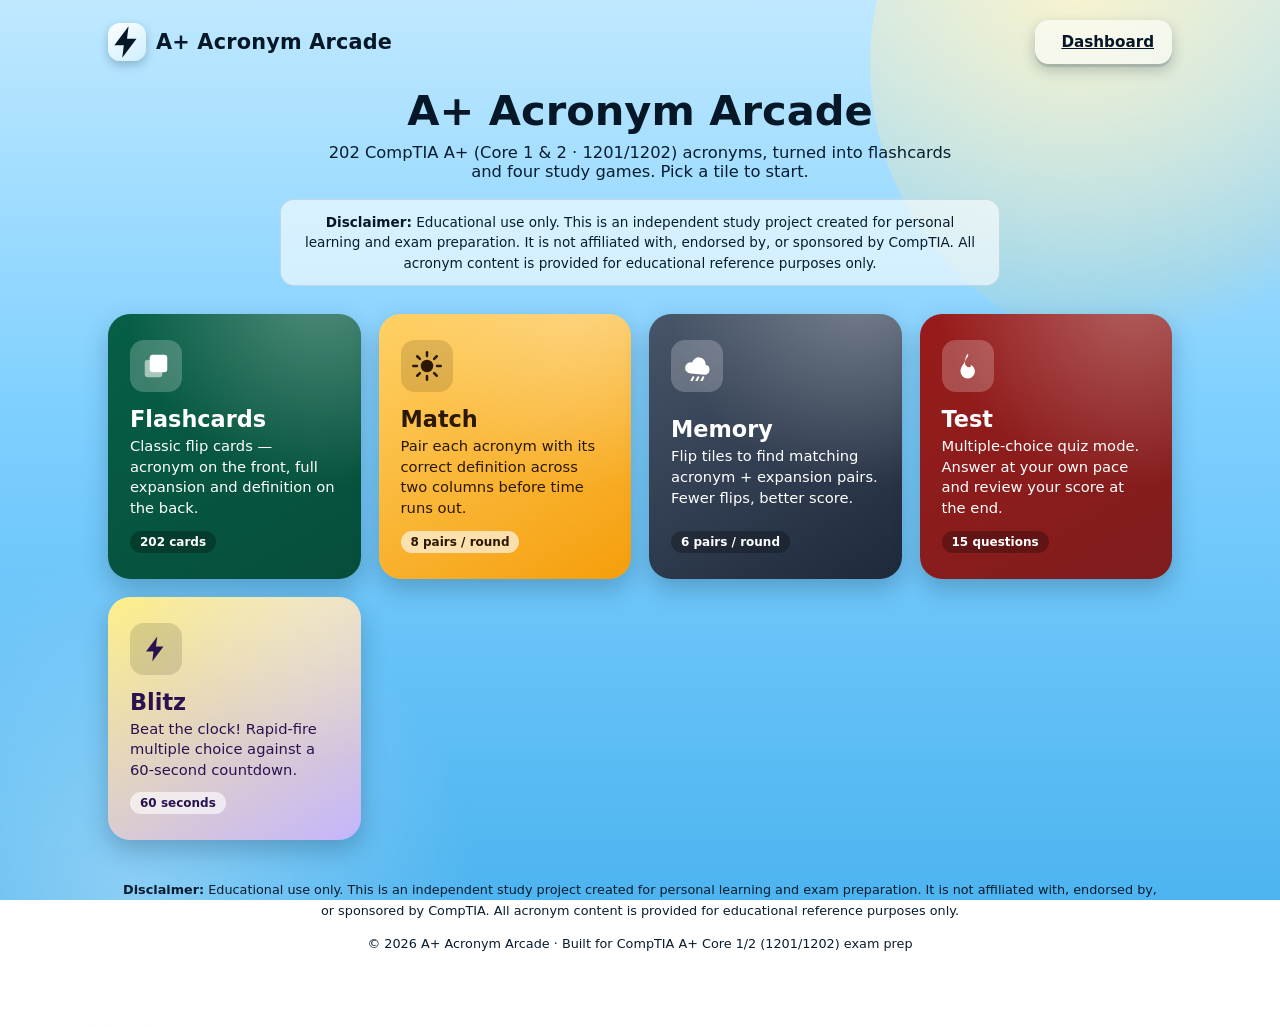
<file: index.html>
<!doctype html>
<html lang="en">
<head>
  <meta charset="utf-8" />
  <meta name="viewport" content="width=device-width, initial-scale=1, viewport-fit=cover" />
  <title>A+ Acronym Arcade — CompTIA A+ Flashcards &amp; Games</title>
  <meta name="description" content="Study CompTIA A+ (Core 1 &amp; 2) acronyms with flashcards, Match, Memory, Test, and Blitz games. Educational use only." />
  <meta name="theme-color" content="#4db4f0" />
  <link rel="icon" href="data:image/svg+xml,<svg xmlns=%22http://www.w3.org/2000/svg%22 viewBox=%220 0 24 24%22><text y=%2220%22 font-size=%2222%22>⚡</text></svg>" />
  <link rel="stylesheet" href="css/styles.css" />
</head>
<body data-depth="0">
  <div class="app-shell">
    <header class="topbar" id="topbar"></header>

    <section class="hero">
      <h1>A+ Acronym Arcade</h1>
      <p>202 CompTIA A+ (Core 1 &amp; 2 · 1201/1202) acronyms, turned into flashcards and four study games. Pick a tile to start.</p>
      <div class="disclaimer" id="hero-disclaimer"></div>
    </section>

    <main>
      <div class="tile-grid" id="tile-grid">
        <a class="tile tile--flashcards" href="pages/flashcards.html">
          <span class="tile-glow"></span>
          <span class="tile-icon">ICON_CARDS</span>
          <div>
            <h2>Flashcards</h2>
            <p>Classic flip cards — acronym on the front, full expansion and definition on the back.</p>
          </div>
          <span class="tile-count">202 cards</span>
        </a>

        <a class="tile tile--match" href="pages/match.html">
          <span class="tile-glow"></span>
          <span class="tile-icon">ICON_SUN</span>
          <div>
            <h2>Match</h2>
            <p>Pair each acronym with its correct definition across two columns before time runs out.</p>
          </div>
          <span class="tile-count">8 pairs / round</span>
        </a>

        <a class="tile tile--memory" href="pages/memory.html">
          <span class="tile-glow"></span>
          <span class="tile-icon">ICON_CLOUD</span>
          <div>
            <h2>Memory</h2>
            <p>Flip tiles to find matching acronym + expansion pairs. Fewer flips, better score.</p>
          </div>
          <span class="tile-count">6 pairs / round</span>
        </a>

        <a class="tile tile--test" href="pages/test.html">
          <span class="tile-glow"></span>
          <span class="tile-icon">ICON_FLAME</span>
          <div>
            <h2>Test</h2>
            <p>Multiple-choice quiz mode. Answer at your own pace and review your score at the end.</p>
          </div>
          <span class="tile-count">15 questions</span>
        </a>

        <a class="tile tile--blitz" href="pages/blitz.html">
          <span class="tile-glow"></span>
          <span class="tile-icon">ICON_BOLT</span>
          <div>
            <h2>Blitz</h2>
            <p>Beat the clock! Rapid-fire multiple choice against a 60-second countdown.</p>
          </div>
          <span class="tile-count">60 seconds</span>
        </a>
      </div>
    </main>

    <footer class="site-footer" id="site-footer"></footer>
  </div>

  <script src="js/common.js"></script>
  <script>
    renderTopbar();
    renderDisclaimer("hero-disclaimer");
    renderFooter("site-footer");

    const iconMap = {
      ICON_CARDS: ICONS.cards,
      ICON_SUN: ICONS.sun,
      ICON_CLOUD: ICONS.cloud,
      ICON_FLAME: ICONS.flame,
      ICON_BOLT: ICONS.bolt,
    };
    document.querySelectorAll(".tile-icon").forEach((el) => {
      const key = el.textContent.trim();
      if (iconMap[key]) el.innerHTML = iconMap[key];
    });
  </script>
</body>
</html>
</file>
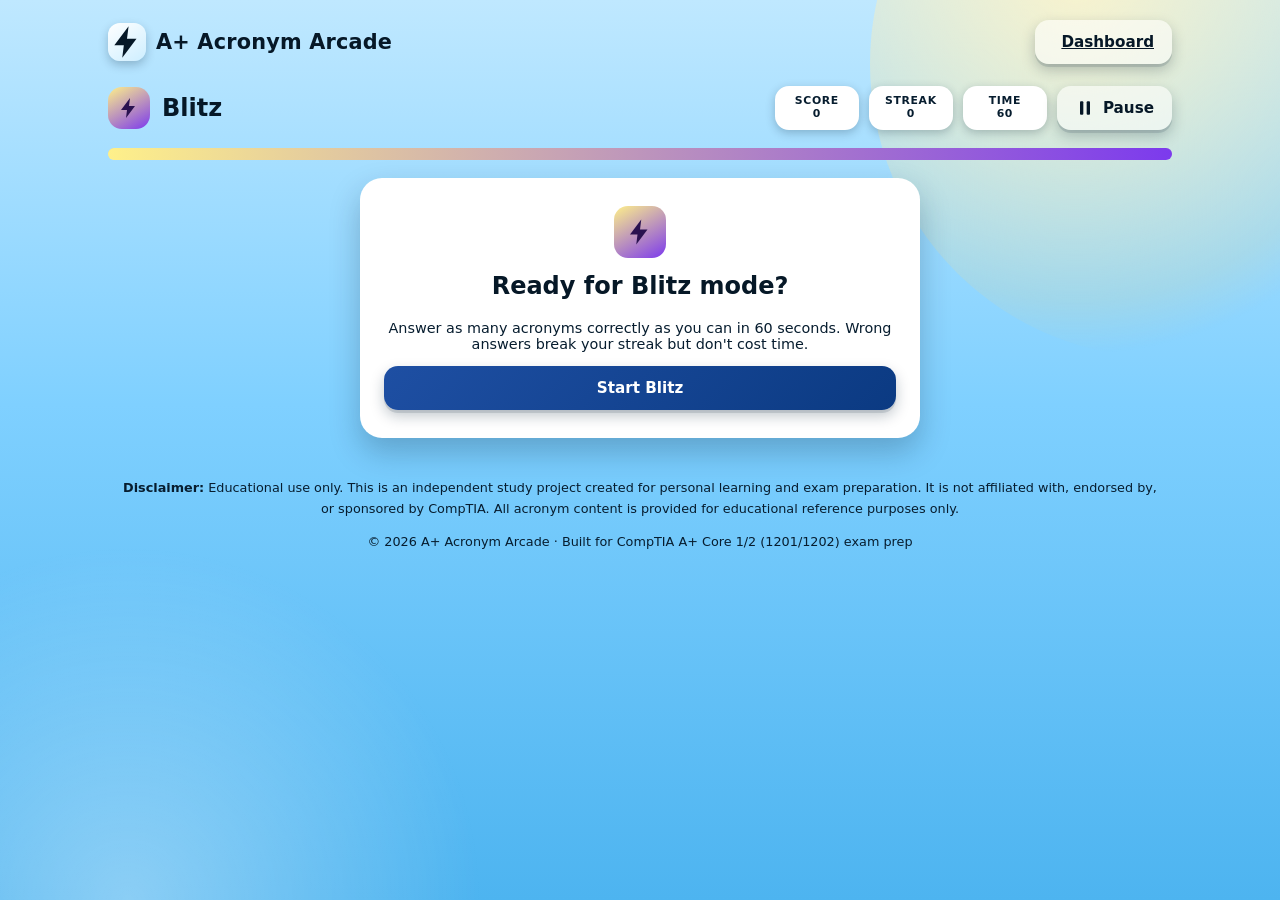
<file: pages/blitz.html>
<!doctype html>
<html lang="en">
<head>
  <meta charset="utf-8" />
  <meta name="viewport" content="width=device-width, initial-scale=1, viewport-fit=cover" />
  <title>Blitz — A+ Acronym Arcade</title>
  <meta name="theme-color" content="#7c3aed" />
  <link rel="icon" href="data:image/svg+xml,<svg xmlns=%22http://www.w3.org/2000/svg%22 viewBox=%220 0 24 24%22><text y=%2220%22 font-size=%2222%22>⚡</text></svg>" />
  <link rel="stylesheet" href="../css/styles.css" />
</head>
<body data-depth="1">
  <div class="app-shell">
    <header class="topbar" id="topbar"></header>

    <div class="game-header">
      <div class="game-title">
        <span class="tile-icon" style="background:linear-gradient(150deg,#fef08a,#7c3aed); color:#2a1250;" id="mode-icon"></span>
        <h1>Blitz</h1>
      </div>
      <div class="hud">
        <div class="hud-stat"><span>Score</span><span id="hud-score">0</span></div>
        <div class="hud-stat"><span>Streak</span><span id="hud-streak">0</span></div>
        <div class="hud-stat"><span>Time</span><span id="hud-time">60</span></div>
        <button class="btn btn-ghost" id="pause-btn" aria-label="Pause"></button>
      </div>
    </div>

    <div class="blitz-timer-bar"><div class="blitz-timer-fill" id="timer-fill"></div></div>

    <main class="card-stage" id="game-area">
      <div class="quiz-card">
        <div class="quiz-prompt-label">Quick! What does this stand for?</div>
        <div class="quiz-prompt" id="quiz-acronym">AAA</div>
        <div class="quiz-options" id="quiz-options"></div>
      </div>
    </main>

    <div class="card-stage" id="start-area">
      <div class="quiz-card">
        <span class="tile-icon" style="background:linear-gradient(150deg,#fef08a,#7c3aed); color:#2a1250; margin:0 auto 14px;"></span>
        <h2 style="margin-top:0;">Ready for Blitz mode?</h2>
        <p class="center-note">Answer as many acronyms correctly as you can in 60 seconds. Wrong answers break your streak but don't cost time.</p>
        <button class="btn btn-primary btn-block" id="start-btn">Start Blitz</button>
      </div>
    </div>

    <div class="results-card" id="results" hidden>
      <span class="tile-icon" style="background:linear-gradient(150deg,#fef08a,#7c3aed); color:#2a1250; margin:0 auto;" id="results-icon"></span>
      <h2>Time's up!</h2>
      <div class="big-score" id="res-score">0</div>
      <div class="results-stats">
        <div><div class="num" id="res-streak">0</div><div class="lab">Best streak</div></div>
        <div><div class="num" id="res-accuracy">0%</div><div class="lab">Accuracy</div></div>
        <div><div class="num" id="res-best">0</div><div class="lab">Best score</div></div>
      </div>
      <div class="results-actions">
        <button class="btn btn-primary" id="play-again-btn">Blitz again</button>
        <a class="btn btn-ghost" href="../index.html">Dashboard</a>
      </div>
    </div>

    <footer class="site-footer" id="site-footer"></footer>
  </div>

  <script src="../js/acronyms-data.js"></script>
  <script src="../js/common.js"></script>
  <script>
    renderTopbar();
    renderFooter("site-footer");
    document.getElementById("pause-btn").innerHTML = ICONS.pause + " <span>Pause</span>";
    document.getElementById("mode-icon").innerHTML = ICONS.bolt;
    document.getElementById("results-icon").innerHTML = ICONS.trophy;
    document.querySelector("#start-area .tile-icon").innerHTML = ICONS.bolt;

    const ROUND_SECONDS = 60;
    const OPTION_COUNT = 4;

    const gameArea = document.getElementById("game-area");
    const startArea = document.getElementById("start-area");
    const resultsEl = document.getElementById("results");
    const acronymEl = document.getElementById("quiz-acronym");
    const optionsEl = document.getElementById("quiz-options");
    const hudScore = document.getElementById("hud-score");
    const hudStreak = document.getElementById("hud-streak");
    const hudTime = document.getElementById("hud-time");
    const timerFill = document.getElementById("timer-fill");

    let queue, score, streak, bestStreak, correctCount, totalCount, timeLeft, timerHandle, answered;

    function refillQueue() {
      queue = shuffleArray(ACRONYMS);
    }

    function nextItem() {
      if (queue.length === 0) refillQueue();
      return queue.pop();
    }

    function startGame() {
      startArea.hidden = true;
      resultsEl.hidden = true;
      gameArea.hidden = false;
      score = 0;
      streak = 0;
      bestStreak = 0;
      correctCount = 0;
      totalCount = 0;
      timeLeft = ROUND_SECONDS;
      refillQueue();
      updateHud();
      renderQuestion();
      clearInterval(timerHandle);
      timerHandle = setInterval(tick, 1000);
    }

    function tick() {
      if (pauseCtl.paused) return;
      timeLeft--;
      updateHud();
      if (timeLeft <= 0) finishGame();
    }

    function updateHud() {
      hudScore.textContent = score;
      hudStreak.textContent = streak;
      hudTime.textContent = timeLeft;
      timerFill.style.width = `${(timeLeft / ROUND_SECONDS) * 100}%`;
    }

    function renderQuestion() {
      answered = false;
      const item = nextItem();
      const distractors = pickDistractors(item, ACRONYMS, OPTION_COUNT - 1);
      const options = shuffleArray([item, ...distractors]);
      acronymEl.textContent = item.acronym;
      optionsEl.innerHTML = "";
      options.forEach((opt) => {
        const btn = document.createElement("button");
        btn.className = "quiz-option";
        btn.textContent = opt.definition;
        btn.addEventListener("click", () => selectOption(btn, opt, item));
        optionsEl.appendChild(btn);
      });
    }

    function selectOption(btn, opt, item) {
      if (answered || pauseCtl.paused || timeLeft <= 0) return;
      answered = true;
      totalCount++;
      const correct = opt.id === item.id;
      if (correct) {
        btn.classList.add("correct");
        score++;
        streak++;
        correctCount++;
        bestStreak = Math.max(bestStreak, streak);
      } else {
        btn.classList.add("wrong");
        streak = 0;
        [...optionsEl.children].forEach((child) => {
          if (child.textContent === item.definition) child.classList.add("correct");
        });
      }
      updateHud();
      setTimeout(() => {
        if (timeLeft > 0) renderQuestion();
      }, 350);
    }

    function finishGame() {
      clearInterval(timerHandle);
      gameArea.hidden = true;
      resultsEl.hidden = false;
      const accuracy = totalCount ? Math.round((correctCount / totalCount) * 100) : 0;
      document.getElementById("res-score").textContent = score;
      document.getElementById("res-streak").textContent = bestStreak;
      document.getElementById("res-accuracy").textContent = `${accuracy}%`;
      const improved = Scores.setBestIfBetter("blitz-score", score, true);
      document.getElementById("res-best").textContent = Scores.getBest("blitz-score");
      if (improved) showToast("New high score!");
    }

    document.getElementById("start-btn").addEventListener("click", startGame);
    document.getElementById("play-again-btn").addEventListener("click", startGame);

    const pauseCtl = new PauseController();
    document.getElementById("pause-btn").addEventListener("click", () => pauseCtl.pause());

    gameArea.hidden = true;
    resultsEl.hidden = true;
  </script>
</body>
</html>
</file>
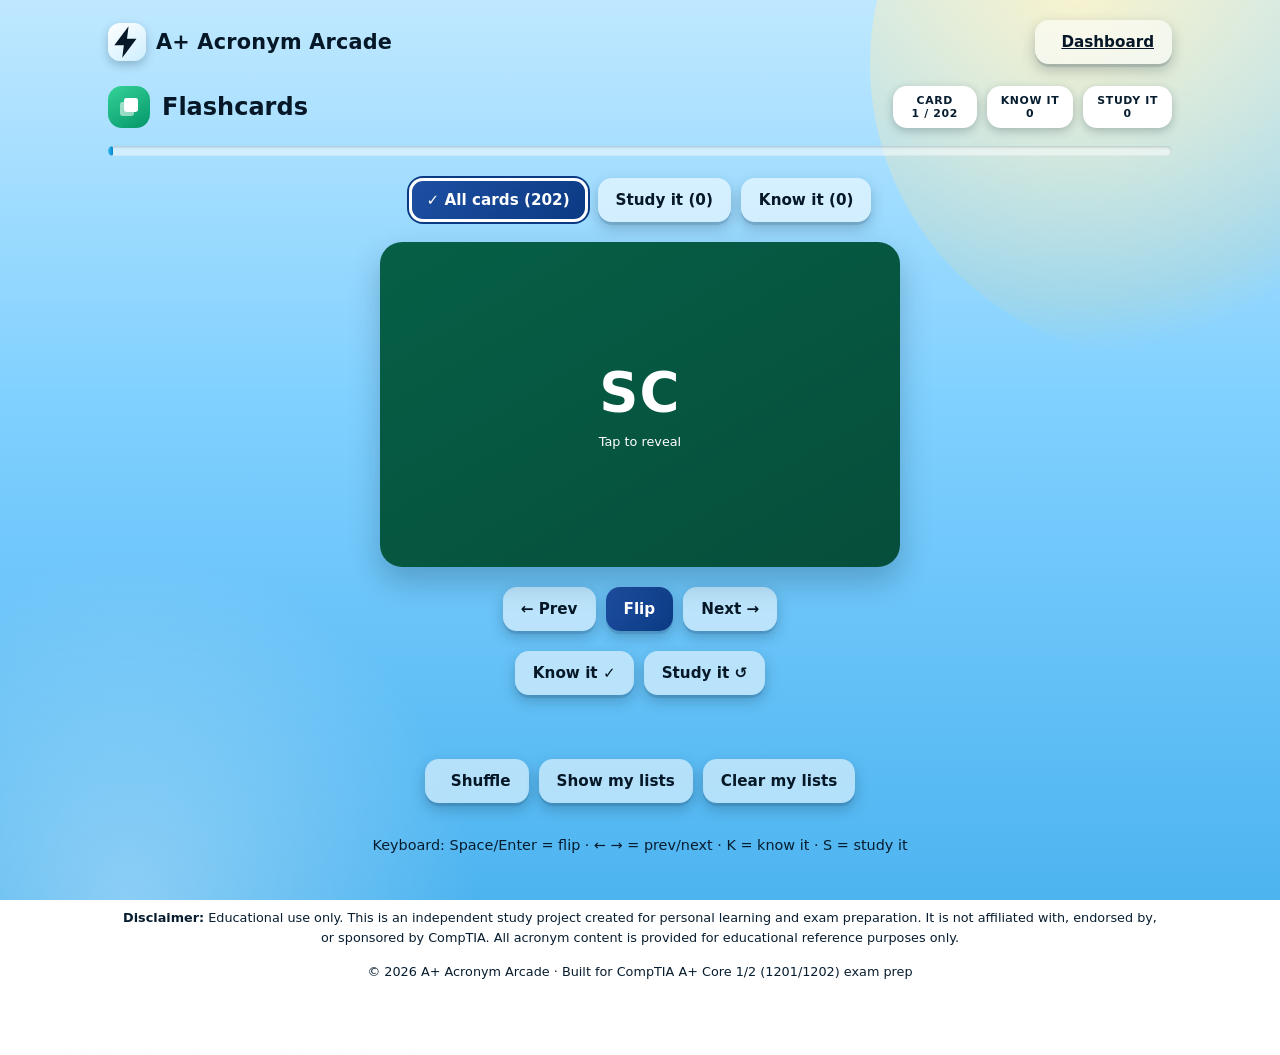
<file: pages/flashcards.html>
<!doctype html>
<html lang="en">
<head>
  <meta charset="utf-8" />
  <meta name="viewport" content="width=device-width, initial-scale=1, viewport-fit=cover" />
  <title>Flashcards — A+ Acronym Arcade</title>
  <meta name="theme-color" content="#059669" />
  <link rel="icon" href="data:image/svg+xml,<svg xmlns=%22http://www.w3.org/2000/svg%22 viewBox=%220 0 24 24%22><text y=%2220%22 font-size=%2222%22>⚡</text></svg>" />
  <link rel="stylesheet" href="../css/styles.css" />
</head>
<body data-depth="1">
  <div class="app-shell">
    <header class="topbar" id="topbar"></header>

    <div class="game-header">
      <div class="game-title">
        <span class="tile-icon" style="background:linear-gradient(150deg,#34d399,#059669); color:#fff;" id="mode-icon"></span>
        <h1>Flashcards</h1>
      </div>
      <div class="hud">
        <div class="hud-stat"><span>Card</span><span id="hud-index">1 / 202</span></div>
        <div class="hud-stat"><span>Know it</span><span id="hud-know">0</span></div>
        <div class="hud-stat"><span>Study it</span><span id="hud-study">0</span></div>
      </div>
    </div>

    <div class="progress-bar"><div class="progress-bar-fill" id="progress-fill"></div></div>

    <main class="card-stage">
      <!-- Which cards to go through: every card, or one of the student's two lists -->
      <div class="deck-pick" role="group" aria-label="Which cards to go through">
        <button class="btn btn-ghost deck-btn" id="deck-all" data-deck="all" aria-pressed="true"></button>
        <button class="btn btn-ghost deck-btn" id="deck-study" data-deck="study" aria-pressed="false"></button>
        <button class="btn btn-ghost deck-btn" id="deck-know" data-deck="know" aria-pressed="false"></button>
      </div>

      <div class="flashcard-wrap" id="card-wrap">
        <div class="flashcard" id="flashcard" role="button" tabindex="0" aria-label="Flashcard, press to flip">
          <div class="flashcard-face front">
            <div class="mark-badge" id="badge-front" hidden></div>
            <div class="acronym-big" id="face-acronym">AAA</div>
            <div class="hint">Tap to reveal</div>
          </div>
          <div class="flashcard-face back">
            <div class="mark-badge" id="badge-back" hidden></div>
            <div class="expansion" id="face-expansion"></div>
            <div class="definition" id="face-definition"></div>
          </div>
        </div>
      </div>

      <!-- A list with nothing in it: said so, in place of the card -->
      <div class="empty-deck" id="empty-deck" hidden>
        <p id="empty-text"></p>
        <button class="btn btn-primary" id="empty-all">Go to all the cards</button>
      </div>

      <div class="card-controls" id="nav-controls">
        <button class="btn btn-ghost" id="prev-btn">&larr; Prev</button>
        <button class="btn btn-primary" id="flip-btn">Flip</button>
        <button class="btn btn-ghost" id="next-btn">Next &rarr;</button>
      </div>
      <div class="card-controls" id="mark-controls">
        <button class="btn btn-ghost mark-btn mark-know" id="know-btn" aria-pressed="false"></button>
        <button class="btn btn-ghost mark-btn mark-study" id="study-btn" aria-pressed="false"></button>
      </div>
      <p class="mark-status" id="mark-status" role="status" aria-live="polite"></p>
      <div class="card-controls">
        <button class="btn btn-ghost" id="shuffle-btn"></button>
        <button class="btn btn-ghost" id="list-btn" aria-expanded="false" aria-controls="list-panel">Show my lists</button>
        <button class="btn btn-ghost" id="clear-btn">Clear my lists</button>
      </div>

      <!-- Clearing both lists asks first: it can't be undone -->
      <div class="confirm-box" id="clear-confirm" role="group" aria-labelledby="clear-q" hidden>
        <p id="clear-q">Clear both lists? Every card goes back to unmarked. This can't be undone.</p>
        <div class="card-controls">
          <button class="btn btn-danger" id="clear-yes">Yes, clear both lists</button>
          <button class="btn btn-ghost" id="clear-no">Keep my lists</button>
        </div>
      </div>

      <!-- Both lists to read through; each acronym opens its card -->
      <section class="list-panel" id="list-panel" aria-label="My lists" hidden>
        <h2 id="list-study-h"></h2>
        <ol class="mark-list" id="list-study"></ol>
        <h2 id="list-know-h"></h2>
        <ol class="mark-list" id="list-know"></ol>
      </section>

      <p class="center-note">Keyboard: Space/Enter = flip &middot; &larr; &rarr; = prev/next &middot; K = know it &middot; S = study it</p>
    </main>

    <footer class="site-footer" id="site-footer"></footer>
  </div>

  <script src="../js/acronyms-data.js"></script>
  <script src="../js/common.js"></script>
  <script>
    renderTopbar();
    renderFooter("site-footer");
    document.getElementById("mode-icon").innerHTML = ICONS.cards;
    document.getElementById("shuffle-btn").innerHTML = `${ICONS.shuffle} Shuffle`;

    /* The student's two lists, "Know it" and "Study it": a card is in one, the other, or neither. Saved in this browser under this
       site's own name. Every acronym site is served from the same web address, so they share one browser storage, and each site
       numbers its cards from 1: under the old shared key (aplus-arcade:flashcards:known) a card marked on one site showed as known
       on the others. Changed 27 October 2026, so both lists started empty. Storage that's blocked (a private window) keeps the
       lists for this visit only. */
    const LISTS_KEY = `${Scores.site}:flashcards:lists`;
    const BY_ID = new Map(ACRONYMS.map((a) => [a.id, a]));
    const lists = { know: new Set(), study: new Set() };
    try {
      const saved = JSON.parse(localStorage.getItem(LISTS_KEY) || "{}");
      ["know", "study"].forEach((k) => (Array.isArray(saved[k]) ? saved[k] : []).forEach((id) => { if (BY_ID.has(id)) lists[k].add(id); }));
      lists.know.forEach((id) => lists.study.delete(id));   /* never in both */
    } catch (e) { /* nothing saved, or storage blocked: both lists start empty */ }
    function saveLists() {
      try { localStorage.setItem(LISTS_KEY, JSON.stringify({ know: [...lists.know], study: [...lists.study] })); } catch (e) { /* kept for this visit */ }
    }
    const NAME = { know: "Know it", study: "Study it" };
    const listOf = (id) => (lists.know.has(id) ? "know" : lists.study.has(id) ? "study" : null);

    let deckName = "all";
    let deck = [];
    let index = 0;
    let flipped = false;

    const $ = (id) => document.getElementById(id);
    const cardEl = $("flashcard");

    /* the cards to go through: all of them, or one list's, shuffled */
    function buildDeck(name) {
      deckName = name;
      deck = shuffleArray(name === "all" ? ACRONYMS : ACRONYMS.filter((a) => lists[name].has(a.id)));
      index = 0;
    }

    function render() {
      const empty = deck.length === 0;
      ["all", "study", "know"].forEach((k) => {
        const b = $("deck-" + k), n = k === "all" ? ACRONYMS.length : lists[k].size, on = k === deckName;
        b.setAttribute("aria-pressed", String(on));
        b.textContent = (on ? "\u2713 " : "") + (k === "all" ? "All cards" : NAME[k]) + " (" + n + ")";
      });
      $("hud-know").textContent = lists.know.size;
      $("hud-study").textContent = lists.study.size;
      $("card-wrap").hidden = empty;
      $("nav-controls").hidden = empty;
      $("mark-controls").hidden = empty;
      $("empty-deck").hidden = !empty;
      flipped = false;
      cardEl.classList.remove("is-flipped");
      if (empty) {
        $("empty-text").textContent = "Your " + NAME[deckName] + " list is empty. In All cards, mark a card \u201c" + NAME[deckName] + "\u201d to put it here.";
        $("hud-index").textContent = "0 / 0";
        $("progress-fill").style.width = "0%";
      } else {
        const item = deck[index], at = listOf(item.id);
        $("face-acronym").textContent = item.acronym;
        $("face-expansion").textContent = item.expansion;
        $("face-definition").textContent = item.definition;
        $("hud-index").textContent = `${index + 1} / ${deck.length}`;
        $("progress-fill").style.width = `${((index + 1) / deck.length) * 100}%`;
        ["badge-front", "badge-back"].forEach((b) => { $(b).hidden = !at; $(b).textContent = at === "know" ? "\u2713 In your Know it list" : at === "study" ? "\u21BA In your Study it list" : ""; });
        /* each button says what it will do: put the card in its list, move it there from the other, or take it out */
        $("know-btn").textContent = at === "know" ? "\u2713 In Know it (undo)" : at === "study" ? "Move to Know it \u2713" : "Know it \u2713";
        $("study-btn").textContent = at === "study" ? "\u21BA In Study it (undo)" : at === "know" ? "Move to Study it \u21BA" : "Study it \u21BA";
        $("know-btn").setAttribute("aria-pressed", String(at === "know"));
        $("study-btn").setAttribute("aria-pressed", String(at === "study"));
      }
      if (!$("list-panel").hidden) renderLists();
    }

    /* both lists to read, A to Z; an acronym opens its card in that list */
    function renderLists() {
      ["study", "know"].forEach((k) => {
        const items = ACRONYMS.filter((a) => lists[k].has(a.id)).sort((a, b) => a.acronym.localeCompare(b.acronym));
        $("list-" + k + "-h").textContent = "My " + NAME[k] + " list (" + items.length + ")";
        const ol = $("list-" + k);
        ol.innerHTML = "";
        if (!items.length) { const li = document.createElement("li"); li.className = "mark-list-empty"; li.textContent = "Nothing in it yet."; ol.appendChild(li); }
        items.forEach((a) => {
          const li = document.createElement("li"), b = document.createElement("button");
          b.type = "button"; b.className = "mark-list-item";
          b.innerHTML = "<b></b><span></span>";
          b.firstChild.textContent = a.acronym; b.lastChild.textContent = a.expansion;
          b.setAttribute("aria-label", a.acronym + ", " + a.expansion + ": open its card");
          b.addEventListener("click", () => { buildDeck(k); index = Math.max(0, deck.findIndex((d) => d.id === a.id)); render(); cardEl.focus(); });
          li.appendChild(b); ol.appendChild(li);
        });
      });
    }

    function flip() {
      flipped = !flipped;
      cardEl.classList.toggle("is-flipped", flipped);
    }

    function go(delta) {
      if (!deck.length) return;
      index = (index + delta + deck.length) % deck.length;
      render();
    }

    /* mark the card: into a list (or moved there from the other) goes on to the next card; pressed again, it comes out and stays.
       Going through one of the lists, a card that leaves it leaves the deck too, and the next one takes its place */
    function mark(k) {
      if (!deck.length) return;
      const item = deck[index], was = listOf(item.id), other = k === "know" ? "study" : "know";
      if (was === k) { lists[k].delete(item.id); $("mark-status").textContent = item.acronym + ": taken out of " + NAME[k] + "."; }
      else { lists[other].delete(item.id); lists[k].add(item.id); $("mark-status").textContent = item.acronym + ": " + (was ? "moved to " : "added to ") + NAME[k] + "."; }
      saveLists();
      if (deckName !== "all" && listOf(item.id) !== deckName) {
        deck.splice(index, 1);
        if (index >= deck.length) index = 0;
        render();
      } else if (was !== k) go(1);
      else render();
    }

    cardEl.addEventListener("click", flip);
    cardEl.addEventListener("keydown", (e) => {
      if (e.key === " " || e.key === "Enter") { e.preventDefault(); flip(); }
    });
    $("flip-btn").addEventListener("click", flip);
    $("prev-btn").addEventListener("click", () => go(-1));
    $("next-btn").addEventListener("click", () => go(1));
    $("know-btn").addEventListener("click", () => mark("know"));
    $("study-btn").addEventListener("click", () => mark("study"));
    document.querySelectorAll(".deck-btn").forEach((b) => b.addEventListener("click", () => {
      buildDeck(b.dataset.deck);
      $("mark-status").textContent = "";
      render();
    }));
    $("empty-all").addEventListener("click", () => { buildDeck("all"); render(); $("deck-all").focus(); });
    $("shuffle-btn").addEventListener("click", () => {
      buildDeck(deckName);
      render();
      showToast("Deck shuffled");
    });
    $("list-btn").addEventListener("click", () => {
      const open = $("list-panel").hidden;
      $("list-panel").hidden = !open;
      $("list-btn").setAttribute("aria-expanded", String(open));
      $("list-btn").textContent = open ? "Hide my lists" : "Show my lists";
      if (open) renderLists();
    });
    $("clear-btn").addEventListener("click", () => { $("clear-confirm").hidden = false; $("clear-no").focus(); });
    $("clear-no").addEventListener("click", () => { $("clear-confirm").hidden = true; $("clear-btn").focus(); });
    $("clear-yes").addEventListener("click", () => {
      lists.know.clear(); lists.study.clear(); saveLists();
      $("clear-confirm").hidden = true;
      $("mark-status").textContent = "Both lists cleared.";
      buildDeck("all");
      render();
      showToast("Both lists cleared");
      $("clear-btn").focus();
    });

    document.addEventListener("keydown", (e) => {
      if (e.altKey || e.ctrlKey || e.metaKey) return;
      if (e.key === "ArrowRight") go(1);
      if (e.key === "ArrowLeft") go(-1);
      if (e.key === "k" || e.key === "K") mark("know");
      if (e.key === "s" || e.key === "S") mark("study");
    });

    buildDeck("all");
    render();
  </script>
</body>
</html>
</file>
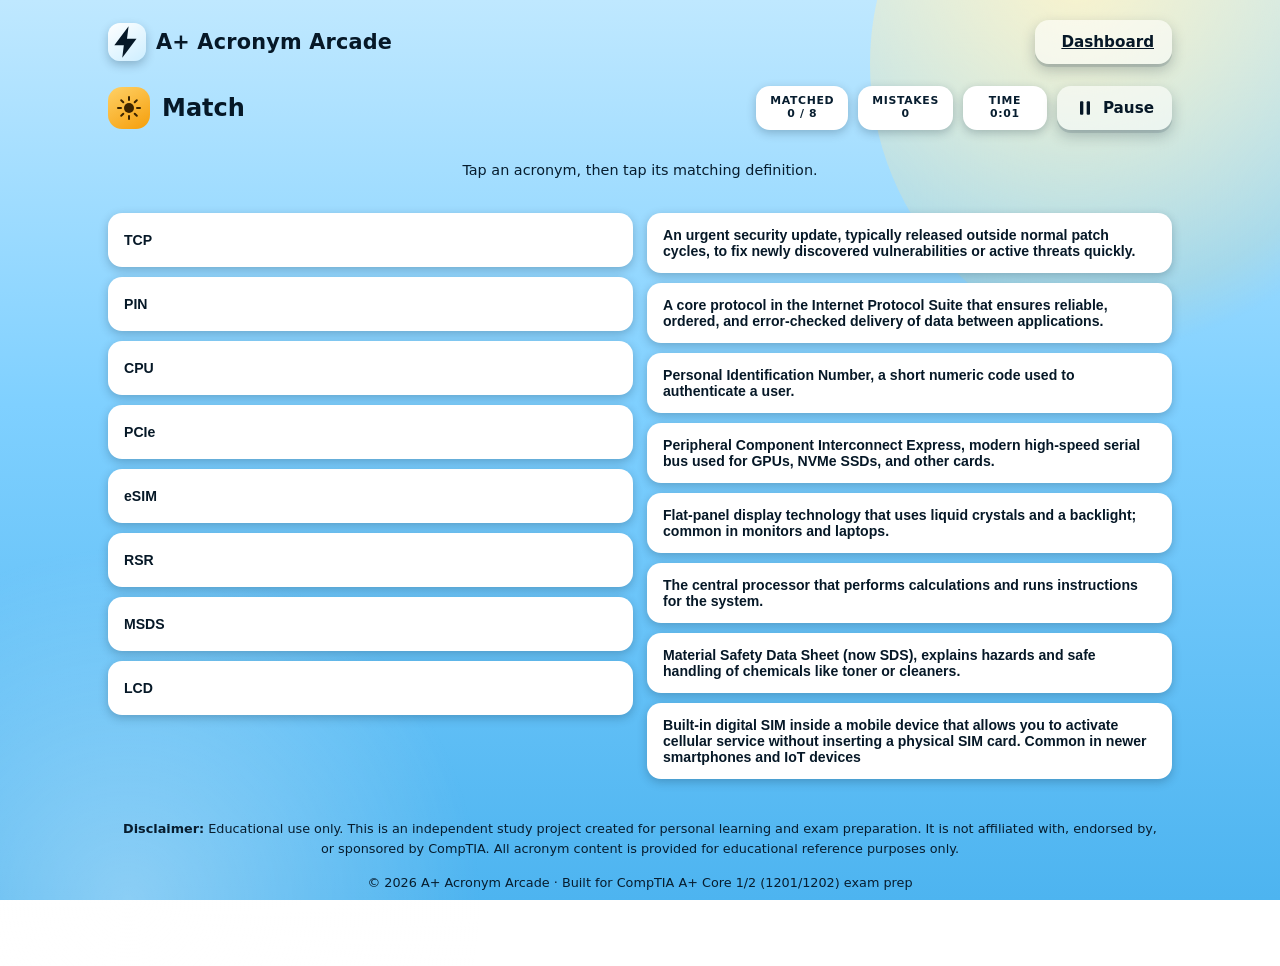
<file: pages/match.html>
<!doctype html>
<html lang="en">
<head>
  <meta charset="utf-8" />
  <meta name="viewport" content="width=device-width, initial-scale=1, viewport-fit=cover" />
  <title>Match — A+ Acronym Arcade</title>
  <meta name="theme-color" content="#f59e0b" />
  <link rel="icon" href="data:image/svg+xml,<svg xmlns=%22http://www.w3.org/2000/svg%22 viewBox=%220 0 24 24%22><text y=%2220%22 font-size=%2222%22>⚡</text></svg>" />
  <link rel="stylesheet" href="../css/styles.css" />
</head>
<body data-depth="1">
  <div class="app-shell">
    <header class="topbar" id="topbar"></header>

    <div class="game-header">
      <div class="game-title">
        <span class="tile-icon" style="background:linear-gradient(150deg,#ffd166,#f59e0b); color:#3b2400;" id="mode-icon"></span>
        <h1>Match</h1>
      </div>
      <div class="hud">
        <div class="hud-stat"><span>Matched</span><span id="hud-matched">0 / 8</span></div>
        <div class="hud-stat"><span>Mistakes</span><span id="hud-mistakes">0</span></div>
        <div class="hud-stat"><span>Time</span><span id="hud-time">0:00</span></div>
        <button class="btn btn-ghost" id="pause-btn" aria-label="Pause"></button>
      </div>
    </div>

    <main class="card-stage" id="game-area">
      <p class="center-note">Tap an acronym, then tap its matching definition.</p>
      <div class="match-columns">
        <div class="match-col" id="col-acronyms"></div>
        <div class="match-col" id="col-definitions"></div>
      </div>
    </main>

    <div class="results-card" id="results" hidden>
      <span class="tile-icon" style="background:linear-gradient(150deg,#ffd166,#f59e0b); color:#3b2400; margin:0 auto;" id="results-icon"></span>
      <h2>Round complete!</h2>
      <div class="results-stats">
        <div><div class="num" id="res-time">0:00</div><div class="lab">Time</div></div>
        <div><div class="num" id="res-mistakes">0</div><div class="lab">Mistakes</div></div>
        <div><div class="num" id="res-best">0:00</div><div class="lab">Best time</div></div>
      </div>
      <div class="results-actions">
        <button class="btn btn-primary" id="play-again-btn">Play again</button>
        <a class="btn btn-ghost" href="../index.html">Dashboard</a>
      </div>
    </div>

    <footer class="site-footer" id="site-footer"></footer>
  </div>

  <script src="../js/acronyms-data.js"></script>
  <script src="../js/common.js"></script>
  <script>
    renderTopbar();
    renderFooter("site-footer");
    document.getElementById("pause-btn").innerHTML = ICONS.pause + " <span>Pause</span>";
    document.getElementById("mode-icon").innerHTML = ICONS.sun;
    document.getElementById("results-icon").innerHTML = ICONS.trophy;

    const ROUND_SIZE = 8;
    const gameArea = document.getElementById("game-area");
    const resultsEl = document.getElementById("results");
    const colAcronyms = document.getElementById("col-acronyms");
    const colDefinitions = document.getElementById("col-definitions");
    const hudMatched = document.getElementById("hud-matched");
    const hudMistakes = document.getElementById("hud-mistakes");
    const hudTime = document.getElementById("hud-time");

    let pairs, matchedCount, mistakes, elapsed, timerHandle, selectedLeft, selectedRight, locked;

    function startRound() {
      pairs = sampleArray(ACRONYMS, ROUND_SIZE);
      matchedCount = 0;
      mistakes = 0;
      elapsed = 0;
      selectedLeft = null;
      selectedRight = null;
      locked = false;
      resultsEl.hidden = true;
      gameArea.hidden = false;
      updateHud();
      renderColumns();
      clearInterval(timerHandle);
      timerHandle = setInterval(() => {
        if (!pauseCtl.paused) {
          elapsed++;
          hudTime.textContent = formatTime(elapsed);
        }
      }, 1000);
    }

    function updateHud() {
      hudMatched.textContent = `${matchedCount} / ${pairs.length}`;
      hudMistakes.textContent = mistakes;
      hudTime.textContent = formatTime(elapsed);
    }

    function renderColumns() {
      const leftOrder = shuffleArray(pairs);
      const rightOrder = shuffleArray(pairs);
      colAcronyms.innerHTML = "";
      colDefinitions.innerHTML = "";
      leftOrder.forEach((item) => {
        const btn = document.createElement("button");
        btn.className = "match-item";
        btn.textContent = item.acronym;
        btn.dataset.id = item.id;
        btn.addEventListener("click", () => selectLeft(btn, item));
        colAcronyms.appendChild(btn);
      });
      rightOrder.forEach((item) => {
        const btn = document.createElement("button");
        btn.className = "match-item";
        btn.textContent = item.definition;
        btn.dataset.id = item.id;
        btn.addEventListener("click", () => selectRight(btn, item));
        colDefinitions.appendChild(btn);
      });
    }

    function selectLeft(el, item) {
      if (locked || pauseCtl.paused || el.classList.contains("correct")) return;
      if (selectedLeft) selectedLeft.el.classList.remove("selected");
      selectedLeft = { el, item };
      el.classList.add("selected");
      tryMatch();
    }

    function selectRight(el, item) {
      if (locked || pauseCtl.paused || el.classList.contains("correct")) return;
      if (selectedRight) selectedRight.el.classList.remove("selected");
      selectedRight = { el, item };
      el.classList.add("selected");
      tryMatch();
    }

    function tryMatch() {
      if (!selectedLeft || !selectedRight) return;
      locked = true;
      if (selectedLeft.item.id === selectedRight.item.id) {
        selectedLeft.el.classList.remove("selected");
        selectedRight.el.classList.remove("selected");
        selectedLeft.el.classList.add("correct");
        selectedRight.el.classList.add("correct");
        matchedCount++;
        selectedLeft = null;
        selectedRight = null;
        locked = false;
        updateHud();
        if (matchedCount === pairs.length) finishRound();
      } else {
        mistakes++;
        updateHud();
        selectedLeft.el.classList.add("wrong");
        selectedRight.el.classList.add("wrong");
        setTimeout(() => {
          selectedLeft.el.classList.remove("selected", "wrong");
          selectedRight.el.classList.remove("selected", "wrong");
          selectedLeft = null;
          selectedRight = null;
          locked = false;
        }, 500);
      }
    }

    function finishRound() {
      clearInterval(timerHandle);
      gameArea.hidden = true;
      resultsEl.hidden = false;
      document.getElementById("res-time").textContent = formatTime(elapsed);
      document.getElementById("res-mistakes").textContent = mistakes;
      const improved = Scores.setBestIfBetter("match-time", elapsed, false);
      const best = Scores.getBest("match-time");
      document.getElementById("res-best").textContent = formatTime(best);
      if (improved) showToast("New best time!");
    }

    document.getElementById("play-again-btn").addEventListener("click", startRound);

    const pauseCtl = new PauseController({
      onPause: () => {},
      onResume: () => {},
    });
    document.getElementById("pause-btn").addEventListener("click", () => pauseCtl.pause());

    startRound();
  </script>
</body>
</html>
</file>
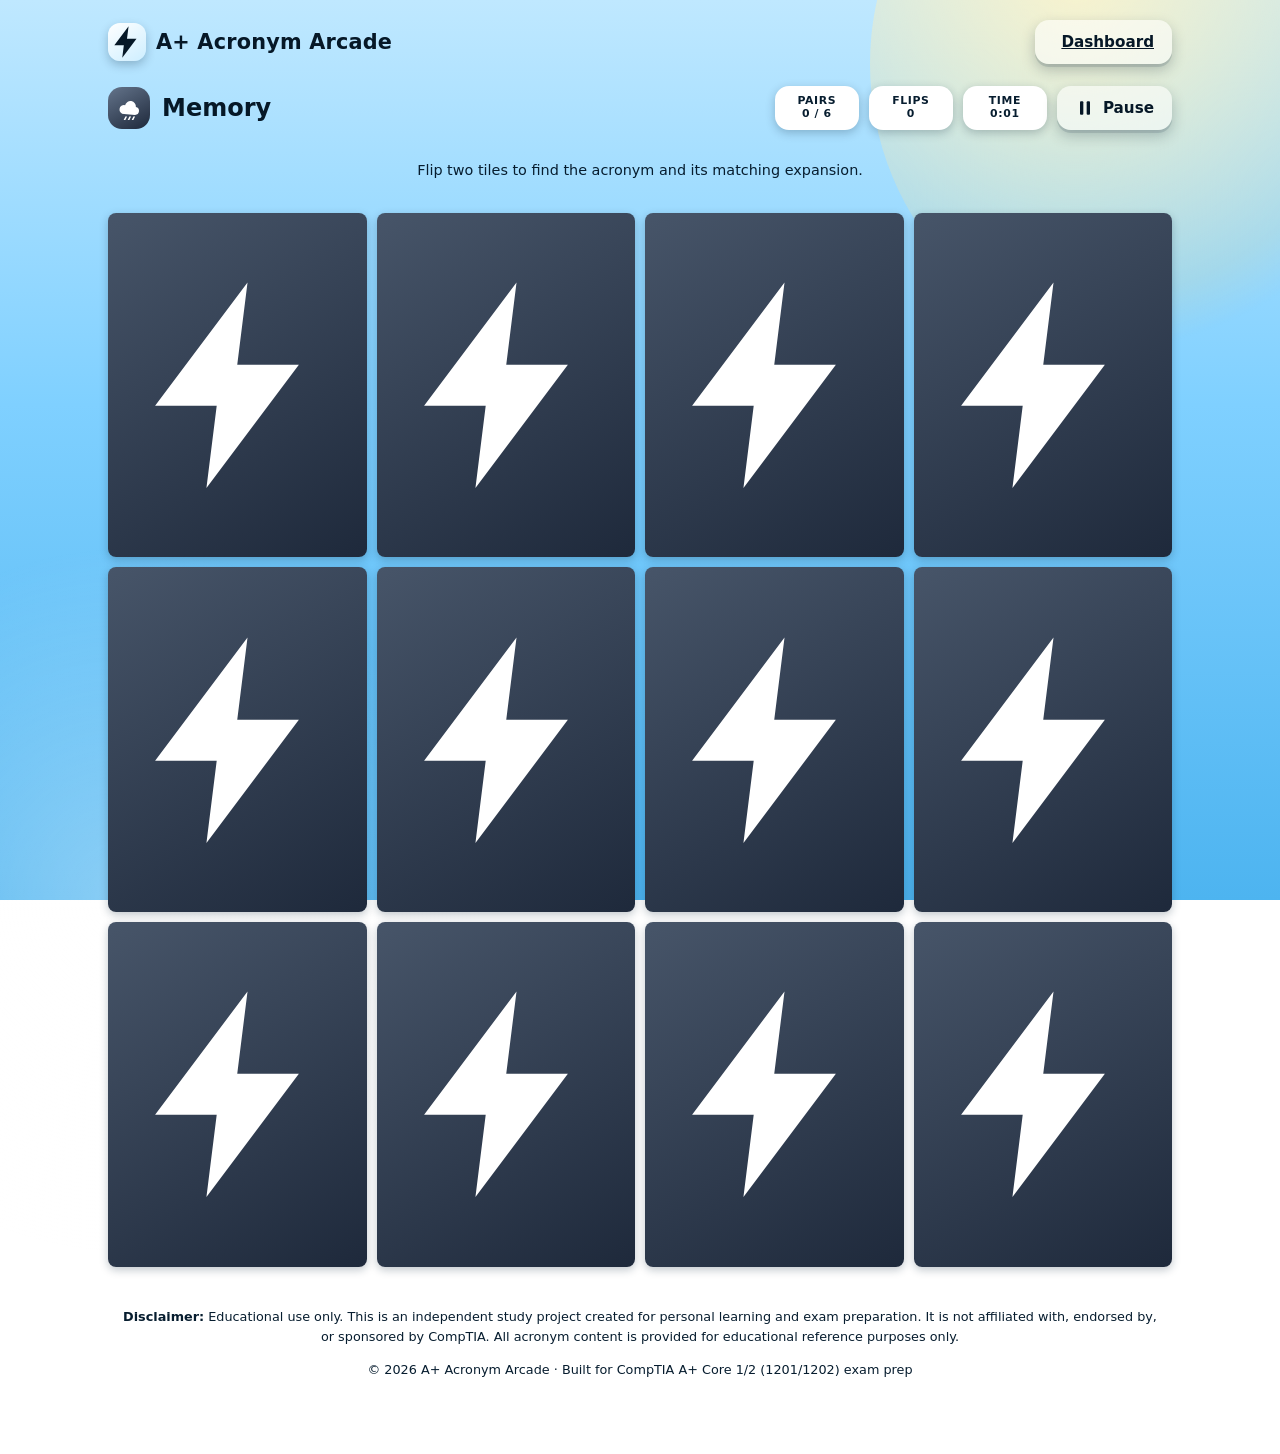
<file: pages/memory.html>
<!doctype html>
<html lang="en">
<head>
  <meta charset="utf-8" />
  <meta name="viewport" content="width=device-width, initial-scale=1, viewport-fit=cover" />
  <title>Memory — A+ Acronym Arcade</title>
  <meta name="theme-color" content="#1e293b" />
  <link rel="icon" href="data:image/svg+xml,<svg xmlns=%22http://www.w3.org/2000/svg%22 viewBox=%220 0 24 24%22><text y=%2220%22 font-size=%2222%22>⚡</text></svg>" />
  <link rel="stylesheet" href="../css/styles.css" />
</head>
<body data-depth="1">
  <div class="app-shell">
    <header class="topbar" id="topbar"></header>

    <div class="game-header">
      <div class="game-title">
        <span class="tile-icon" style="background:linear-gradient(150deg,#64748b,#1e293b); color:#fff;" id="mode-icon"></span>
        <h1>Memory</h1>
      </div>
      <div class="hud">
        <div class="hud-stat"><span>Pairs</span><span id="hud-matched">0 / 6</span></div>
        <div class="hud-stat"><span>Flips</span><span id="hud-flips">0</span></div>
        <div class="hud-stat"><span>Time</span><span id="hud-time">0:00</span></div>
        <button class="btn btn-ghost" id="pause-btn" aria-label="Pause"></button>
      </div>
    </div>

    <main class="card-stage" id="game-area">
      <p class="center-note">Flip two tiles to find the acronym and its matching expansion.</p>
      <div class="memory-grid" id="memory-grid"></div>
    </main>

    <div class="results-card" id="results" hidden>
      <span class="tile-icon" style="background:linear-gradient(150deg,#64748b,#1e293b); color:#fff; margin:0 auto;" id="results-icon"></span>
      <h2>All pairs found!</h2>
      <div class="results-stats">
        <div><div class="num" id="res-time">0:00</div><div class="lab">Time</div></div>
        <div><div class="num" id="res-flips">0</div><div class="lab">Flips</div></div>
        <div><div class="num" id="res-best">0</div><div class="lab">Best flips</div></div>
      </div>
      <div class="results-actions">
        <button class="btn btn-primary" id="play-again-btn">Play again</button>
        <a class="btn btn-ghost" href="../index.html">Dashboard</a>
      </div>
    </div>

    <footer class="site-footer" id="site-footer"></footer>
  </div>

  <script src="../js/acronyms-data.js"></script>
  <script src="../js/common.js"></script>
  <script>
    renderTopbar();
    renderFooter("site-footer");
    document.getElementById("pause-btn").innerHTML = ICONS.pause + " <span>Pause</span>";
    document.getElementById("mode-icon").innerHTML = ICONS.cloud;
    document.getElementById("results-icon").innerHTML = ICONS.trophy;

    const PAIR_COUNT = 6;
    const gameArea = document.getElementById("game-area");
    const resultsEl = document.getElementById("results");
    const gridEl = document.getElementById("memory-grid");
    const hudMatched = document.getElementById("hud-matched");
    const hudFlips = document.getElementById("hud-flips");
    const hudTime = document.getElementById("hud-time");

    let cards, matchedPairs, flips, elapsed, timerHandle, openCards, locked;

    function buildCards() {
      const pairs = sampleArray(ACRONYMS, PAIR_COUNT);
      const items = [];
      pairs.forEach((item) => {
        items.push({ id: item.id, kind: "acronym", label: item.acronym });
        items.push({ id: item.id, kind: "expansion", label: item.expansion });
      });
      return shuffleArray(items);
    }

    function startRound() {
      cards = buildCards();
      matchedPairs = 0;
      flips = 0;
      elapsed = 0;
      openCards = [];
      locked = false;
      resultsEl.hidden = true;
      gameArea.hidden = false;
      updateHud();
      renderGrid();
      clearInterval(timerHandle);
      timerHandle = setInterval(() => {
        if (!pauseCtl.paused) {
          elapsed++;
          hudTime.textContent = formatTime(elapsed);
        }
      }, 1000);
    }

    function updateHud() {
      hudMatched.textContent = `${matchedPairs} / ${PAIR_COUNT}`;
      hudFlips.textContent = flips;
      hudTime.textContent = formatTime(elapsed);
    }

    function renderGrid() {
      gridEl.innerHTML = "";
      cards.forEach((card, i) => {
        const el = document.createElement("div");
        el.className = "memory-card";
        el.dataset.index = i;
        el.innerHTML = `
          <div class="memory-card-inner">
            <div class="memory-face back">${ICONS.bolt}</div>
            <div class="memory-face front">${card.label}</div>
          </div>`;
        el.addEventListener("click", () => flipCard(i, el));
        gridEl.appendChild(el);
      });
    }

    function flipCard(i, el) {
      if (locked || pauseCtl.paused) return;
      if (el.classList.contains("flipped") || el.classList.contains("matched")) return;
      if (openCards.length === 2) return;

      el.classList.add("flipped");
      openCards.push({ i, el });

      if (openCards.length === 2) {
        flips++;
        updateHud();
        const [a, b] = openCards;
        if (cards[a.i].id === cards[b.i].id) {
          a.el.classList.add("matched");
          b.el.classList.add("matched");
          openCards = [];
          matchedPairs++;
          updateHud();
          if (matchedPairs === PAIR_COUNT) finishRound();
        } else {
          locked = true;
          setTimeout(() => {
            a.el.classList.remove("flipped");
            b.el.classList.remove("flipped");
            openCards = [];
            locked = false;
          }, 800);
        }
      }
    }

    function finishRound() {
      clearInterval(timerHandle);
      gameArea.hidden = true;
      resultsEl.hidden = false;
      document.getElementById("res-time").textContent = formatTime(elapsed);
      document.getElementById("res-flips").textContent = flips;
      const improved = Scores.setBestIfBetter("memory-flips", flips, false);
      const best = Scores.getBest("memory-flips");
      document.getElementById("res-best").textContent = best;
      if (improved) showToast("New best score!");
    }

    document.getElementById("play-again-btn").addEventListener("click", startRound);

    const pauseCtl = new PauseController();
    document.getElementById("pause-btn").addEventListener("click", () => pauseCtl.pause());

    startRound();
  </script>
</body>
</html>
</file>
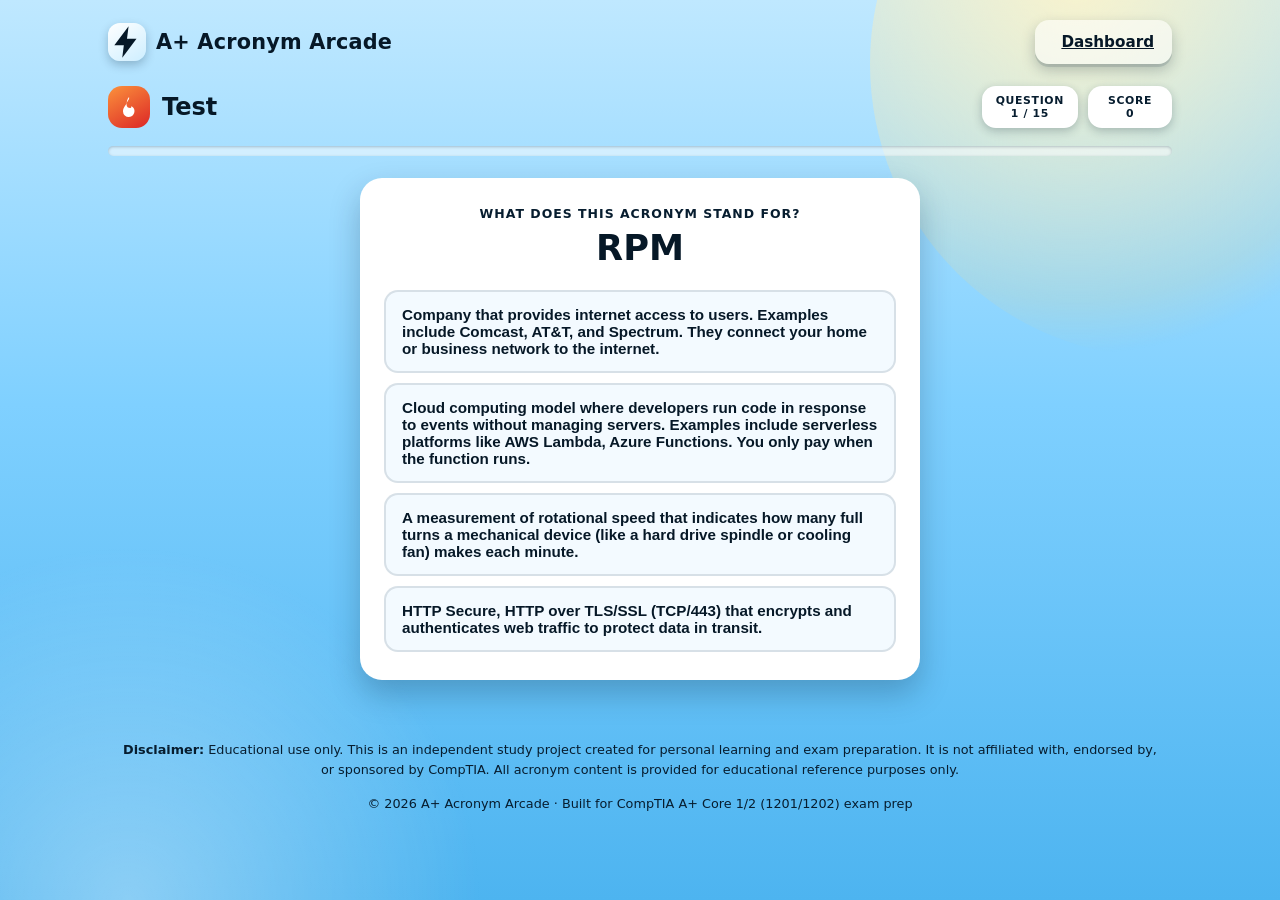
<file: pages/test.html>
<!doctype html>
<html lang="en">
<head>
  <meta charset="utf-8" />
  <meta name="viewport" content="width=device-width, initial-scale=1, viewport-fit=cover" />
  <title>Test — A+ Acronym Arcade</title>
  <meta name="theme-color" content="#dc2626" />
  <link rel="icon" href="data:image/svg+xml,<svg xmlns=%22http://www.w3.org/2000/svg%22 viewBox=%220 0 24 24%22><text y=%2220%22 font-size=%2222%22>⚡</text></svg>" />
  <link rel="stylesheet" href="../css/styles.css" />
</head>
<body data-depth="1">
  <div class="app-shell">
    <header class="topbar" id="topbar"></header>

    <div class="game-header">
      <div class="game-title">
        <span class="tile-icon" style="background:linear-gradient(150deg,#fb923c,#dc2626); color:#fff;" id="mode-icon"></span>
        <h1>Test</h1>
      </div>
      <div class="hud">
        <div class="hud-stat"><span id="hud-label">Question</span><span id="hud-index">1 / 15</span></div>
        <div class="hud-stat"><span>Score</span><span id="hud-score">0</span></div>
      </div>
    </div>

    <div class="progress-bar"><div class="progress-bar-fill" id="progress-fill"></div></div>

    <main class="card-stage" id="game-area">
      <div class="quiz-card">
        <div class="quiz-prompt-label">What does this acronym stand for?</div>
        <div class="quiz-prompt" id="quiz-acronym">AAA</div>
        <p class="review-note" id="review-note" role="status" hidden></p>
        <div class="quiz-options" id="quiz-options"></div>
      </div>
      <div class="test-nav">
        <button class="btn btn-ghost" id="back-btn" hidden>&larr; Back</button>
        <button class="btn btn-primary" id="next-btn" hidden>Next question &rarr;</button>
      </div>
    </main>

    <div class="results-card" id="results" hidden>
      <span class="tile-icon" style="background:linear-gradient(150deg,#fb923c,#dc2626); color:#fff; margin:0 auto;" id="results-icon"></span>
      <h2>Test complete!</h2>
      <div class="big-score" id="res-score">0 / 15</div>
      <div class="results-stats">
        <div><div class="num" id="res-pct">0%</div><div class="lab">Accuracy</div></div>
        <div><div class="num" id="res-best">0%</div><div class="lab">Best</div></div>
      </div>
      <div id="review-list" style="text-align:left; margin-top:14px;"></div>
      <div class="results-actions">
        <button class="btn btn-primary" id="play-again-btn">Take again</button>
        <a class="btn btn-ghost" href="../index.html">Dashboard</a>
      </div>
    </div>

    <footer class="site-footer" id="site-footer"></footer>
  </div>

  <script src="../js/acronyms-data.js"></script>
  <script src="../js/common.js"></script>
  <script>
    renderTopbar();
    renderFooter("site-footer");
    document.getElementById("mode-icon").innerHTML = ICONS.flame;
    document.getElementById("results-icon").innerHTML = ICONS.trophy;

    const QUESTION_COUNT = 15;
    const OPTION_COUNT = 4;

    const gameArea = document.getElementById("game-area");
    const resultsEl = document.getElementById("results");
    const acronymEl = document.getElementById("quiz-acronym");
    const optionsEl = document.getElementById("quiz-options");
    const hudIndex = document.getElementById("hud-index");
    const hudScore = document.getElementById("hud-score");
    const progressFill = document.getElementById("progress-fill");
    const nextBtn = document.getElementById("next-btn");
    const backBtn = document.getElementById("back-btn");
    const hudLabel = document.getElementById("hud-label");
    const reviewNote = document.getElementById("review-note");

    /* qIndex: the question the student is up to. view: the one on screen, which Back can take to an earlier one.
       picks[i]: the option chosen for question i. An earlier question comes back as it was answered and stays
       locked: its right answer has already been shown, so changing the pick would only change the score. */
    let questions, qIndex, view, score, missed, picks;

    /* No acronym from the student's last three tests is asked in a new one. Remembered in this browser (localStorage), under
       a key of this site's own: the acronym sites all live at one web address, so they share the browser's storage. A
       private window or blocked storage only means nothing is remembered; the test still runs. */
    const HISTORY_KEY = "aplus-acronyms:test-history", HISTORY_TESTS = 3;
    function readHistory() {
      try { const h = JSON.parse(localStorage.getItem(HISTORY_KEY) || "[]"); return Array.isArray(h) ? h.filter(Array.isArray).slice(-HISTORY_TESTS) : []; }
      catch (e) { return []; }
    }
    function saveHistory(h) {
      try { localStorage.setItem(HISTORY_KEY, JSON.stringify(h.slice(-HISTORY_TESTS))); } catch (e) { /* no storage: nothing remembered */ }
    }

    /* a wrong option is never the right answer in other words: not another meaning of the same acronym (STP, MAC), not a
       definition two acronyms share, and no two options read the same */
    function pickWrongOptions(item, count) {
      const out = [], seen = new Set([item.definition]);
      for (const x of shuffleArray(ACRONYMS)) {
        if (out.length === count) break;
        if (x.acronym === item.acronym || seen.has(x.definition)) continue;
        seen.add(x.definition);
        out.push(x);
      }
      return out;
    }

    function buildQuestions() {
      const history = readHistory(), recent = new Set(history.flat()), want = Math.min(QUESTION_COUNT, ACRONYMS.length);
      let picked = sampleArray(ACRONYMS.filter((a) => !recent.has(a.id)), want);
      /* a list too short to leave three whole tests out: top up from the test taken longest ago first */
      for (let k = 0; picked.length < want && k < history.length; k++) {
        const have = new Set(picked.map((a) => a.id));
        picked = picked.concat(shuffleArray(ACRONYMS.filter((a) => history[k].indexOf(a.id) >= 0 && !have.has(a.id))).slice(0, want - picked.length));
      }
      saveHistory(history.concat([picked.map((a) => a.id)]));
      return picked.map((item) => ({ item, options: shuffleArray([item, ...pickWrongOptions(item, OPTION_COUNT - 1)]) }));
    }

    function startQuiz() {
      questions = buildQuestions();
      qIndex = 0;
      view = 0;
      score = 0;
      missed = [];
      picks = [];
      resultsEl.hidden = true;
      gameArea.hidden = false;
      renderQuestion();
    }

    function renderQuestion() {
      const q = questions[view], pick = picks[view], reviewing = view < qIndex;
      acronymEl.textContent = q.item.acronym;
      hudLabel.textContent = reviewing ? "Reviewing" : "Question";
      hudIndex.textContent = `${view + 1} / ${questions.length}`;
      hudScore.textContent = score;
      progressFill.style.width = `${(qIndex / questions.length) * 100}%`;
      reviewNote.hidden = !reviewing;
      reviewNote.textContent = reviewing ? `Looking back at question ${view + 1}. Your answer is locked: the right answer was already shown.` : "";
      optionsEl.innerHTML = "";
      q.options.forEach((opt) => {
        const btn = document.createElement("button");
        btn.className = "quiz-option";
        btn.textContent = opt.definition;
        btn.addEventListener("click", () => selectOption(opt));
        optionsEl.appendChild(btn);
        if (pick === undefined) return;
        btn.disabled = true;
        /* marked three ways: the colour, the rule down its left edge, and the words */
        const mine = opt.id === pick, right = opt.id === q.item.id;
        if (!mine && !right) return;
        btn.classList.add(right ? "correct" : "wrong");
        const word = document.createElement("span");
        word.className = "mark-word";
        word.textContent = right ? (mine ? "✓ Your answer: correct" : "✓ The correct answer") : "✗ Your answer: wrong";
        btn.appendChild(word);
      });
      backBtn.hidden = view === 0;
      nextBtn.hidden = pick === undefined;
    }

    function selectOption(opt) {
      if (view !== qIndex || picks[view] !== undefined) return;
      const q = questions[view];
      picks[view] = opt.id;
      if (opt.id === q.item.id) score++;
      else missed.push(q.item);
      renderQuestion();
      nextBtn.focus();
    }

    function nextQuestion() {
      if (view < qIndex) { view++; renderQuestion(); (nextBtn.hidden ? optionsEl.firstChild : nextBtn).focus(); return; }
      qIndex++;
      view = qIndex;
      if (qIndex >= questions.length) finishQuiz();
      else renderQuestion();
    }

    function backQuestion() {
      if (view === 0) return;
      view--;
      renderQuestion();
      (backBtn.hidden ? nextBtn : backBtn).focus();
    }

    function finishQuiz() {
      progressFill.style.width = "100%";
      gameArea.hidden = true;
      resultsEl.hidden = false;
      const pct = Math.round((score / questions.length) * 100);
      document.getElementById("res-score").textContent = `${score} / ${questions.length}`;
      document.getElementById("res-pct").textContent = `${pct}%`;
      const improved = Scores.setBestIfBetter("test-pct", pct, true);
      document.getElementById("res-best").textContent = `${Scores.getBest("test-pct")}%`;
      if (improved) showToast("New best score!");

      const reviewEl = document.getElementById("review-list");
      if (missed.length) {
        reviewEl.innerHTML =
          `<p class="center-note" style="text-align:center;">Review these:</p>` +
          missed
            .map(
              (m) =>
                `<p style="font-size:0.85rem; margin:6px 0;"><strong>${m.acronym}</strong> — ${m.expansion}</p>`
            )
            .join("");
      } else {
        reviewEl.innerHTML = `<p class="center-note" style="text-align:center;">Perfect score — nice work!</p>`;
      }
    }

    nextBtn.addEventListener("click", nextQuestion);
    backBtn.addEventListener("click", backQuestion);
    document.getElementById("play-again-btn").addEventListener("click", startQuiz);

    startQuiz();
  </script>
</body>
</html>
</file>
<file: css/styles.css>
/* =========================================================
   A+ Acronym Arcade — shared styles
   Theme: sky-blue main canvas, themed tile gradients
   ========================================================= */

:root {
  /* Sky blue main canvas */
  --sky-top: #bfe8ff;
  --sky-mid: #7fd0ff;
  --sky-bot: #4db4f0;
  /* AAA (27 October 2026, as on the Security+ site): the sky is fixed to the window, so text can scroll down onto its darkest
     blue (--sky-bot). Both inks clear 7:1 there; the old soft ink was 4.0:1 on it, the old ink 6.9:1. */
  --ink: #061827;
  --ink-soft: #071d2f;
  --card-bg: #ffffff;
  --card-bg-soft: #f3faff;
  --border-soft: rgba(11, 35, 56, 0.12);
  --shadow-color: rgba(11, 35, 56, 0.25);
  --radius-lg: 22px;
  --radius-md: 14px;
  --radius-sm: 8px;
  --focus-ring: #0b2338;

  /* Tile themes */
  /* Tile themes. White words need deep colours under them: deep royal green, red and silver now (27 October 2026, as on the
     Security+ site), and Blitz's dark words sit on a lavender end instead of the purple (--bolt-soft). */
  --green-1: #065f46;
  --green-2: #064e3b;
  --green-ink: #eafff5;

  --sun-1: #ffd166;
  --sun-2: #f59e0b;
  --sun-ink: #2a1800;

  --storm-1: #475569;
  --storm-2: #1e293b;
  --storm-ink: #eef2f7;

  --fire-1: #991b1b;
  --fire-2: #7f1d1d;
  --fire-ink: #fff5ee;

  --bolt-1: #fef08a;
  --bolt-2: #7c3aed;
  --bolt-soft: #c4b5fd;
  --bolt-ink: #2a1250;

  --good: #16a34a;
  --bad: #dc2626;
  --warn: #d97706;
}

:root[data-theme="dark"] {
  --sky-top: #0f2b40;
  --sky-mid: #123a56;
  --sky-bot: #0a1f30;
  --ink: #eaf5ff;
  --ink-soft: #dbeaf6;
  --card-bg: #102a3d;
  --card-bg-soft: #0c2032;
  --border-soft: rgba(234, 245, 255, 0.14);
  --shadow-color: rgba(0, 0, 0, 0.55);
  --focus-ring: #eaf5ff;
}

@media (prefers-color-scheme: dark) {
  :root:not([data-theme="light"]) {
    --sky-top: #0f2b40;
    --sky-mid: #123a56;
    --sky-bot: #0a1f30;
    --ink: #eaf5ff;
    --ink-soft: #dbeaf6;
    --card-bg: #102a3d;
    --card-bg-soft: #0c2032;
    --border-soft: rgba(234, 245, 255, 0.14);
    --shadow-color: rgba(0, 0, 0, 0.55);
    --focus-ring: #eaf5ff;
  }
}

* {
  box-sizing: border-box;
}

[hidden] {
  display: none !important;
}

html {
  -webkit-text-size-adjust: 100%;
}

body {
  margin: 0;
  min-height: 100svh;
  font-family: "Segoe UI", system-ui, -apple-system, Roboto, Helvetica, Arial, sans-serif;
  color: var(--ink);
  background: linear-gradient(180deg, var(--sky-top) 0%, var(--sky-mid) 45%, var(--sky-bot) 100%);
  background-attachment: fixed;
  position: relative;
  overflow-x: hidden;
}

/* soft decorative clouds/sun on the sky background, pure CSS */
body::before,
body::after {
  content: "";
  position: fixed;
  pointer-events: none;
  z-index: 0;
  border-radius: 50%;
}

body::before {
  width: 46vmax;
  height: 46vmax;
  top: -18vmax;
  right: -14vmax;
  background: radial-gradient(circle at 35% 35%, rgba(255, 244, 200, 0.9), rgba(255, 220, 120, 0.15) 60%, transparent 70%);
}

body::after {
  width: 60vmax;
  height: 60vmax;
  bottom: -30vmax;
  left: -20vmax;
  background: radial-gradient(circle at 50% 50%, rgba(255, 255, 255, 0.35), transparent 65%);
}

.app-shell {
  position: relative;
  z-index: 1;
  max-width: 1100px;
  margin: 0 auto;
  padding: 20px 18px 60px;
}

/* ---------- Top bar ---------- */
.topbar {
  display: flex;
  align-items: center;
  justify-content: space-between;
  gap: 12px;
  margin-bottom: 22px;
  flex-wrap: wrap;
}

.brand {
  display: flex;
  align-items: center;
  gap: 10px;
  font-weight: 800;
  font-size: 1.3rem;
  color: var(--ink);
  text-decoration: none;
  letter-spacing: 0.2px;
}

.brand .brand-badge {
  width: 38px;
  height: 38px;
  display: grid;
  place-items: center;
  background: linear-gradient(145deg, #fff, #cdeeff);
  border-radius: 12px;
  box-shadow: 0 4px 10px var(--shadow-color);
}

.topbar-actions {
  display: flex;
  gap: 10px;
  flex-wrap: wrap;
}

/* ---------- Buttons ---------- */
.btn {
  appearance: none;
  border: none;
  cursor: pointer;
  font: inherit;
  font-weight: 700;
  font-size: 0.95rem;
  padding: 10px 18px;
  border-radius: var(--radius-md);
  background: var(--card-bg);
  color: var(--ink);
  box-shadow: 0 3px 0 var(--border-soft), 0 6px 14px var(--shadow-color);
  transition: transform 0.12s ease, box-shadow 0.12s ease;
  display: inline-flex;
  align-items: center;
  gap: 8px;
  min-height: 44px;
  touch-action: manipulation;
}

.btn:hover {
  transform: translateY(-2px);
}

.btn:active {
  transform: translateY(1px);
  box-shadow: 0 1px 0 var(--border-soft), 0 3px 8px var(--shadow-color);
}

.btn:focus-visible {
  outline: 3px solid var(--focus-ring);
  outline-offset: 2px;
}

.btn-primary {
  background: linear-gradient(135deg, #1e4fa3, #0b3a82);   /* royal blue: white on the old sky blue was 2.7:1 */
  color: #fff;
}

.btn-ghost {
  background: rgba(255, 255, 255, 0.55);
}

.btn-danger {
  background: linear-gradient(135deg, var(--fire-1), var(--fire-2));
  color: #fff;
}

.btn-block {
  width: 100%;
  justify-content: center;
}

.btn:disabled {
  opacity: 0.5;
  cursor: not-allowed;
  transform: none;
}

/* ---------- Hero / disclaimer ---------- */
.hero {
  text-align: center;
  margin-bottom: 28px;
}

.hero h1 {
  font-size: clamp(1.8rem, 5vw, 2.6rem);
  margin: 0 0 8px;
  color: var(--ink);
}

.hero p {
  color: var(--ink-soft);
  max-width: 640px;
  margin: 0 auto;
  font-size: 1.02rem;
}

.disclaimer {
  background: rgba(255, 255, 255, 0.6);
  border: 1px solid var(--border-soft);
  border-radius: var(--radius-md);
  padding: 12px 16px;
  font-size: 0.85rem;
  color: var(--ink-soft);
  max-width: 720px;
  margin: 18px auto 0;
  line-height: 1.5;
}

:root[data-theme="dark"] .disclaimer {
  background: rgba(255, 255, 255, 0.06);
}

.disclaimer strong {
  color: var(--ink);
}

footer.site-footer {
  text-align: center;
  color: var(--ink-soft);
  font-size: 0.8rem;
  margin-top: 40px;
  padding: 0 8px;
  line-height: 1.6;
}

footer.site-footer a {
  color: var(--ink-soft);
}

/* ---------- Tile dashboard ---------- */
.tile-grid {
  display: grid;
  grid-template-columns: repeat(auto-fit, minmax(230px, 1fr));
  gap: 18px;
}

.tile {
  position: relative;
  border-radius: var(--radius-lg);
  padding: 26px 22px;
  min-height: 190px;
  display: flex;
  flex-direction: column;
  justify-content: space-between;
  text-decoration: none;
  color: #fff;
  overflow: hidden;
  box-shadow: 0 10px 24px var(--shadow-color);
  transition: transform 0.15s ease, box-shadow 0.15s ease;
  isolation: isolate;
}

.tile:hover,
.tile:focus-visible {
  transform: translateY(-6px) scale(1.015);
  box-shadow: 0 16px 32px var(--shadow-color);
}

.tile:focus-visible {
  outline: 3px solid #fff;
  outline-offset: 3px;
}

.tile:active {
  transform: translateY(-1px) scale(1.0);
}

.tile-icon {
  width: 52px;
  height: 52px;
  display: grid;
  place-items: center;
  background: rgba(255, 255, 255, 0.22);
  border-radius: 14px;
  backdrop-filter: blur(2px);
}

.tile-icon svg {
  width: 30px;
  height: 30px;
}

.tile h2 {
  margin: 14px 0 4px;
  font-size: 1.4rem;
}

.tile p {
  margin: 0;
  font-size: 0.92rem;
  line-height: 1.4;
}

.tile-count {
  align-self: flex-start;
  margin-top: 12px;
  font-size: 0.75rem;
  font-weight: 700;
  padding: 4px 10px;
  border-radius: 999px;
  background: rgba(0, 0, 0, 0.28);   /* a darker pill under white words; a lighter one under dark words, below */
}

.tile-glow {
  position: absolute;
  inset: 0;
  z-index: -1;
  opacity: 0.55;
  background: radial-gradient(circle at 85% -10%, rgba(255, 255, 255, 0.55), transparent 55%);
}

.tile--flashcards { background: linear-gradient(150deg, var(--green-1), var(--green-2)); }
.tile--match { background: linear-gradient(150deg, var(--sun-1), var(--sun-2)); color: var(--sun-ink); }
.tile--memory { background: linear-gradient(150deg, var(--storm-1), var(--storm-2)); }
.tile--test { background: linear-gradient(150deg, var(--fire-1), var(--fire-2)); }
.tile--blitz { background: linear-gradient(150deg, var(--bolt-1), var(--bolt-soft)); color: var(--bolt-ink); }

.tile--match .tile-count,
.tile--blitz .tile-count {
  background: rgba(255, 255, 255, 0.62);
}

.tile--match .tile-icon,
.tile--blitz .tile-icon {
  background: rgba(0, 0, 0, 0.12);
}

/* ---------- Game shell ---------- */
.game-header {
  display: flex;
  align-items: center;
  justify-content: space-between;
  flex-wrap: wrap;
  gap: 12px;
  margin-bottom: 18px;
}

.game-title {
  display: flex;
  align-items: center;
  gap: 12px;
}

.game-title .tile-icon {
  width: 42px;
  height: 42px;
}

.game-title .tile-icon svg {
  width: 24px;
  height: 24px;
}

.game-title h1 {
  margin: 0;
  font-size: 1.5rem;
}

.hud {
  display: flex;
  gap: 10px;
  flex-wrap: wrap;
}

.hud-stat {
  background: var(--card-bg);
  border-radius: var(--radius-md);
  padding: 8px 14px;
  font-weight: 700;
  font-size: 0.9rem;
  box-shadow: 0 3px 10px var(--shadow-color);
  min-width: 84px;
  text-align: center;
}

.hud-stat span {
  display: block;
  font-size: 0.68rem;
  font-weight: 600;
  color: var(--ink-soft);
  text-transform: uppercase;
  letter-spacing: 0.06em;
}

.progress-bar {
  height: 10px;
  border-radius: 999px;
  background: rgba(255, 255, 255, 0.5);
  overflow: hidden;
  margin-bottom: 22px;
  box-shadow: inset 0 1px 3px var(--shadow-color);
}

.progress-bar-fill {
  height: 100%;
  border-radius: 999px;
  background: linear-gradient(90deg, #38bdf8, #0284c7);
  transition: width 0.25s ease;
}

.card-stage {
  display: flex;
  flex-direction: column;
  align-items: center;
  gap: 20px;
}

/* ---------- Flashcard ---------- */
.flashcard-wrap {
  width: 100%;
  max-width: 520px;
  aspect-ratio: 16 / 10;
  perspective: 1400px;
}

.flashcard {
  position: relative;
  width: 100%;
  height: 100%;
  cursor: pointer;
  transform-style: preserve-3d;
  transition: transform 0.5s cubic-bezier(0.2, 0.8, 0.2, 1);
}

.flashcard.is-flipped {
  transform: rotateY(180deg);
}

.flashcard-face {
  position: absolute;
  inset: 0;
  backface-visibility: hidden;
  border-radius: var(--radius-lg);
  display: flex;
  flex-direction: column;
  align-items: center;
  justify-content: center;
  padding: 26px;
  text-align: center;
  box-shadow: 0 14px 30px var(--shadow-color);
}

.flashcard-face.front {
  background: linear-gradient(150deg, var(--green-1), var(--green-2));
  color: #fff;
}

.flashcard-face.back {
  background: var(--card-bg);
  transform: rotateY(180deg);
  overflow-y: auto;
}

.flashcard-face .acronym-big {
  font-size: clamp(2.2rem, 8vw, 3.4rem);
  font-weight: 800;
  letter-spacing: 0.02em;
}

.flashcard-face .hint {
  margin-top: 10px;
  font-size: 0.8rem;
}

.flashcard-face .expansion {
  font-size: 1.15rem;
  font-weight: 700;
  color: var(--ink);
  margin-bottom: 10px;
}

.flashcard-face .definition {
  font-size: 0.95rem;
  color: var(--ink-soft);
  line-height: 1.5;
}

.card-controls {
  display: flex;
  gap: 10px;
  flex-wrap: wrap;
  justify-content: center;
}

/* ---------- Match game ---------- */
.match-columns {
  display: grid;
  grid-template-columns: 1fr 1fr;
  gap: 14px;
  width: 100%;
}

.match-col {
  display: flex;
  flex-direction: column;
  gap: 10px;
}

.match-item {
  background: var(--card-bg);
  color: var(--ink);
  border: 2px solid transparent;
  border-radius: var(--radius-md);
  padding: 12px 14px;
  font-size: 0.88rem;
  font-weight: 600;
  cursor: pointer;
  text-align: left;
  box-shadow: 0 3px 10px var(--shadow-color);
  min-height: 54px;
  display: flex;
  align-items: center;
  transition: transform 0.1s ease, border-color 0.15s ease, opacity 0.2s ease;
}

.match-item:hover {
  transform: translateY(-2px);
}

.match-item.selected {
  border-color: #0284c7;
}

.match-item.correct {
  border-color: var(--good);
  background: var(--ok-bg);
  color: var(--ok-ink);
  cursor: default;
  /* never dimmed to show it's finished: a matched pair still has to be readable */
}

.match-item.wrong {
  border-color: var(--bad);
  background: var(--bad-bg);
  color: var(--bad-ink);
  animation: shake 0.35s;
}

@keyframes shake {
  0%, 100% { transform: translateX(0); }
  25% { transform: translateX(-6px); }
  75% { transform: translateX(6px); }
}

/* ---------- Memory game ---------- */
.memory-grid {
  display: grid;
  grid-template-columns: repeat(4, 1fr);
  gap: 10px;
  width: 100%;
}

.memory-card {
  aspect-ratio: 3 / 4;
  perspective: 1000px;
  cursor: pointer;
}

.memory-card-inner {
  position: relative;
  width: 100%;
  height: 100%;
  transform-style: preserve-3d;
  transition: transform 0.4s ease;
}

.memory-card.flipped .memory-card-inner,
.memory-card.matched .memory-card-inner {
  transform: rotateY(180deg);
}

.memory-face {
  position: absolute;
  inset: 0;
  backface-visibility: hidden;
  border-radius: var(--radius-sm);
  display: flex;
  align-items: center;
  justify-content: center;
  text-align: center;
  padding: 6px;
  font-size: 0.72rem;
  font-weight: 700;
  box-shadow: 0 3px 8px var(--shadow-color);
}

.memory-face.back {
  background: linear-gradient(150deg, var(--storm-1), var(--storm-2));
  color: #fff;
  font-size: 1.4rem;
}

.memory-face.front {
  background: var(--card-bg);
  color: var(--ink);
  transform: rotateY(180deg);
  line-height: 1.25;
}

.memory-card.matched .memory-face.front {
  background: #dcfce7;
}

/* ---------- Quiz (Test / Blitz) ---------- */
.quiz-card {
  background: var(--card-bg);
  border-radius: var(--radius-lg);
  padding: 28px 24px;
  width: 100%;
  max-width: 560px;
  box-shadow: 0 14px 30px var(--shadow-color);
  text-align: center;
}

.quiz-prompt-label {
  font-size: 0.78rem;
  text-transform: uppercase;
  letter-spacing: 0.08em;
  color: var(--ink-soft);
  font-weight: 700;
  margin-bottom: 6px;
}

.quiz-prompt {
  font-size: clamp(1.6rem, 6vw, 2.2rem);
  font-weight: 800;
  margin-bottom: 22px;
}

.quiz-options {
  display: grid;
  gap: 10px;
}

.quiz-option {
  background: var(--card-bg-soft);
  border: 2px solid var(--border-soft);
  border-radius: var(--radius-md);
  padding: 14px 16px;
  font-size: 0.95rem;
  font-weight: 600;
  cursor: pointer;
  text-align: left;
  transition: transform 0.1s ease, border-color 0.15s;
  min-height: 48px;
}

.quiz-option:hover {
  transform: translateY(-2px);
  border-color: #38bdf8;
}

.quiz-option.correct {
  border-color: var(--good);
  background: #dcfce7;
}

.quiz-option.wrong {
  border-color: var(--bad);
  background: #fee2e2;
}

.quiz-option:disabled {
  cursor: default;
  transform: none;
}

.blitz-timer-bar {
  height: 12px;
  border-radius: 999px;
  background: rgba(255, 255, 255, 0.5);
  overflow: hidden;
  margin-bottom: 18px;
  box-shadow: inset 0 1px 3px var(--shadow-color);
}

.blitz-timer-fill {
  height: 100%;
  background: linear-gradient(90deg, var(--bolt-1), var(--bolt-2));
  transition: width 1s linear;
}

/* ---------- Results screen ---------- */
.results-card {
  background: var(--card-bg);
  border-radius: var(--radius-lg);
  padding: 32px 26px;
  text-align: center;
  box-shadow: 0 14px 30px var(--shadow-color);
  max-width: 480px;
  margin: 0 auto;
}

.results-card .big-score {
  font-size: 3rem;
  font-weight: 800;
  margin: 6px 0;
}

.results-stats {
  display: flex;
  justify-content: center;
  gap: 22px;
  margin: 18px 0;
  flex-wrap: wrap;
}

.results-stats div {
  text-align: center;
}

.results-stats .num {
  font-size: 1.4rem;
  font-weight: 800;
}

.results-stats .lab {
  font-size: 0.72rem;
  text-transform: uppercase;
  color: var(--ink-soft);
  letter-spacing: 0.06em;
}

.results-actions {
  display: flex;
  gap: 10px;
  justify-content: center;
  flex-wrap: wrap;
  margin-top: 20px;
}

/* ---------- Pause overlay ---------- */
.overlay {
  position: fixed;
  inset: 0;
  background: rgba(6, 20, 32, 0.55);
  backdrop-filter: blur(3px);
  display: flex;
  align-items: center;
  justify-content: center;
  z-index: 50;
  padding: 20px;
}

.overlay[hidden] {
  display: none;
}

.overlay-card {
  background: var(--card-bg);
  border-radius: var(--radius-lg);
  padding: 30px 26px;
  max-width: 380px;
  width: 100%;
  text-align: center;
  box-shadow: 0 20px 50px rgba(0, 0, 0, 0.4);
}

.overlay-card h2 {
  margin-top: 0;
}

.overlay-actions {
  display: flex;
  flex-direction: column;
  gap: 10px;
  margin-top: 20px;
}

/* ---------- Toast ---------- */
.toast {
  position: fixed;
  bottom: 22px;
  left: 50%;
  transform: translateX(-50%) translateY(20px);
  background: var(--toast-bg);
  color: var(--toast-ink);
  padding: 12px 20px;
  border-radius: 999px;
  font-weight: 700;
  font-size: 0.88rem;
  opacity: 0;
  pointer-events: none;
  transition: opacity 0.25s ease, transform 0.25s ease;
  z-index: 60;
  box-shadow: 0 8px 20px rgba(0, 0, 0, 0.3);
}

.toast.show {
  opacity: 1;
  transform: translateX(-50%) translateY(0);
}

/* ---------- Empty helpers ---------- */
.visually-hidden {
  position: absolute;
  width: 1px;
  height: 1px;
  overflow: hidden;
  clip: rect(0 0 0 0);
  white-space: nowrap;
}

.center-note {
  text-align: center;
  color: var(--ink-soft);
  font-size: 0.9rem;
}

/* ---------- Mobile ---------- */
@media (max-width: 640px) {
  .app-shell {
    padding: 14px 12px 44px;
  }

  .topbar {
    justify-content: center;
    text-align: center;
  }

  .topbar-actions {
    justify-content: center;
    width: 100%;
  }

  .tile-grid {
    grid-template-columns: 1fr 1fr;
  }

  .tile {
    padding: 18px 14px;
    min-height: 150px;
  }

  .tile h2 {
    font-size: 1.05rem;
  }

  .tile p {
    display: none;
  }

  .match-columns {
    gap: 8px;
  }

  .match-item {
    font-size: 0.78rem;
    padding: 10px;
  }

  .memory-grid {
    grid-template-columns: repeat(3, 1fr);
    gap: 8px;
  }

  .memory-face {
    font-size: 0.62rem;
  }

  .memory-face.back {
    font-size: 1.1rem;
  }

  .quiz-card {
    padding: 20px 16px;
  }

  .game-header {
    justify-content: center;
  }

  .hud {
    justify-content: center;
  }
}

@media (max-width: 380px) {
  .tile-grid {
    grid-template-columns: 1fr;
  }
}

/* ---------- The test: Back, and answers marked in words (24 October 2026) ----------
   Back walks to an earlier question, shown as it was answered and locked. A marked answer
   says what it is in words and carries a rule down its left edge, so colour is never the only
   signal. Next is royal blue here: white on the old sky-blue gradient was about 2:1, and the
   button only appears after an answer, so nothing had measured it.

   The answers' own colours, as the CySA+ site has them: a <button> does not inherit the page's
   text colour (the browser gives it near-black), so on a dark page the options printed black
   on navy, and an answered one went the browser's disabled grey. Every option now takes the
   page's ink, and right and wrong have a pair of colours for each theme. */
:root {
  --toast-bg: #0b2338;   /* the toast inverted against the page in either theme: it was near-white ink on near-white in dark */
  --toast-ink: #ffffff;
  --ok-bg: #dcfce7;
  --ok-ink: #05321a;
  --bad-bg: #fee2e2;
  --bad-ink: #4a0c0c;
}

:root[data-theme="dark"] {
  --toast-bg: #eaf5ff;
  --toast-ink: #0b2338;
  --ok-bg: #0d2f1c;
  --ok-ink: #b6f3cf;
  --bad-bg: #3a1417;
  --bad-ink: #ffc9c4;
}

@media (prefers-color-scheme: dark) {
  :root:not([data-theme="light"]) {
    --toast-bg: #eaf5ff;
    --toast-ink: #0b2338;
    --ok-bg: #0d2f1c;
    --ok-ink: #b6f3cf;
    --bad-bg: #3a1417;
    --bad-ink: #ffc9c4;
  }
}

.quiz-option {
  color: var(--ink);
}

.quiz-option.correct {
  background: var(--ok-bg);
  color: var(--ok-ink);
  box-shadow: inset 6px 0 0 var(--good);
}

.quiz-option.wrong {
  background: var(--bad-bg);
  color: var(--bad-ink);
  box-shadow: inset 6px 0 0 var(--bad);
}

.quiz-option .mark-word {
  display: block;
  margin-top: 6px;
  font-size: 0.85rem;
  font-weight: 800;
}

.test-nav {
  display: flex;
  justify-content: center;
  gap: 12px;
  flex-wrap: wrap;
}

.test-nav .btn-primary {
  background: #0b3a82;
  color: #fff;
}

.test-nav .btn-ghost {
  background: var(--card-bg);
  color: var(--ink);
}

.review-note {
  margin: -8px 0 16px;
  padding: 8px 12px;
  font-size: 0.95rem;
  font-weight: 700;
  color: var(--ink);
  background: var(--card-bg-soft);
  border: 2px dashed var(--ink-soft);
  border-radius: var(--radius-md);
}

/* ---------- The pause button (25 October 2026) ----------
   Only on the timed games (Blitz, Match, Memory), where it stops the
   clock. An icon in a button has no size of its own, so it drew 0 wide
   and the button looked empty: it is sized here, with the word beside it. */
#pause-btn svg { width: 20px; height: 20px; flex: none; }

/* ---------- Dark mode: ghost buttons and the sky's decorations (25 October 2026) ----------
   As the CySA+ and Security+ sites have them. A ghost button ("Pause",
   "Dashboard") sat on a 55% white wash in both themes, so on a dark page
   its light words were 1.5:1; the sun stayed cream, and a heading under
   it on a phone was 4.3:1. Dark mode now gives the button a darker
   backing and the sun and glow only a faint tint. The light theme is
   unchanged. */
:root {
  --ghost-bg: rgba(255, 255, 255, 0.55);
  --sun-wash: radial-gradient(circle at 35% 35%, rgba(255, 244, 200, 0.9), rgba(255, 220, 120, 0.15) 60%, transparent 70%);
  --glow-wash: radial-gradient(circle at 50% 50%, rgba(255, 255, 255, 0.35), transparent 65%);
}
:root[data-theme="dark"] {
  --ghost-bg: rgba(0, 0, 0, 0.28);
  --sun-wash: radial-gradient(circle at 35% 35%, rgba(255, 244, 200, 0.16), rgba(255, 220, 120, 0.05) 60%, transparent 70%);
  --glow-wash: radial-gradient(circle at 50% 50%, rgba(255, 255, 255, 0.07), transparent 65%);
}
@media (prefers-color-scheme: dark) {
  :root:not([data-theme="light"]) {
    --ghost-bg: rgba(0, 0, 0, 0.28);
    --sun-wash: radial-gradient(circle at 35% 35%, rgba(255, 244, 200, 0.16), rgba(255, 220, 120, 0.05) 60%, transparent 70%);
    --glow-wash: radial-gradient(circle at 50% 50%, rgba(255, 255, 255, 0.07), transparent 65%);
  }
}
.btn-ghost { background: var(--ghost-bg); color: var(--ink); }
body::before { background: var(--sun-wash); }
body::after { background: var(--glow-wash); }

/* ---------- Flashcards: the Know it and Study it lists (27 October 2026) ----------

   A card is in the student's "Know it" list, their "Study it" list, or neither; they go through all the cards or just one list.
   Never colour alone: the chosen deck's button is pressed in with a ring and starts with a tick, the card carries a badge that says
   which list it's in, and the two mark buttons say in words what they'll do. Royal palette only: blue for the deck, green for
   Know it, purple for Study it. Every word here is 7:1 or better on painted pixels (verify/contrast.mjs). */
.deck-pick { display: flex; flex-wrap: wrap; gap: 10px; justify-content: center; }
.deck-btn[aria-pressed="true"] { background: linear-gradient(135deg, #1e4fa3, #0b3a82); color: #fff; box-shadow: inset 0 0 0 3px #fff, 0 0 0 2px #0b3a82; }
.mark-btn.mark-know[aria-pressed="true"] { background: linear-gradient(135deg, #065f46, #064e3b); color: #fff; box-shadow: inset 0 0 0 3px #fff, 0 0 0 2px #065f46; }
.mark-btn.mark-study[aria-pressed="true"] { background: linear-gradient(135deg, #5b21b6, #4c1d95); color: #fff; box-shadow: inset 0 0 0 3px #fff, 0 0 0 2px #5b21b6; }
.mark-badge { position: absolute; top: 12px; left: 12px; background: #fff; color: #061827; border: 2px solid #061827; border-radius: 999px; padding: 4px 12px; font-weight: 800; font-size: 0.9rem; line-height: 1.3; }
.mark-status { text-align: center; min-height: 1.5em; margin: 0; font-weight: 700; color: var(--ink); }
.empty-deck, .confirm-box, .list-panel { width: 100%; max-width: 640px; box-sizing: border-box; padding: 18px 20px; border-radius: var(--radius-lg); background: var(--card-bg); color: var(--ink); box-shadow: 0 8px 20px var(--shadow-color); }
.empty-deck { text-align: center; }
.empty-deck p, .confirm-box p { margin: 0 0 12px; font-weight: 700; }
.confirm-box { border: 3px solid var(--fire-1); text-align: center; }
.list-panel h2 { margin: 4px 0 8px; font-size: 1.1rem; }
.mark-list { list-style: none; margin: 0 0 16px; padding: 0; display: grid; gap: 6px; }
.mark-list-item { display: flex; gap: 10px; align-items: baseline; width: 100%; box-sizing: border-box; padding: 9px 12px; border: 1px solid var(--border-soft); border-radius: var(--radius-sm); background: var(--card-bg-soft); color: var(--ink); font: inherit; text-align: left; cursor: pointer; min-height: 44px; }
.mark-list-item b { min-width: 4.5em; }
.mark-list-item:hover { border-color: var(--ink); }
.mark-list-item:focus-visible { outline: 3px solid var(--focus-ring); outline-offset: 2px; }
.mark-list-empty { color: var(--ink); }
</file>
